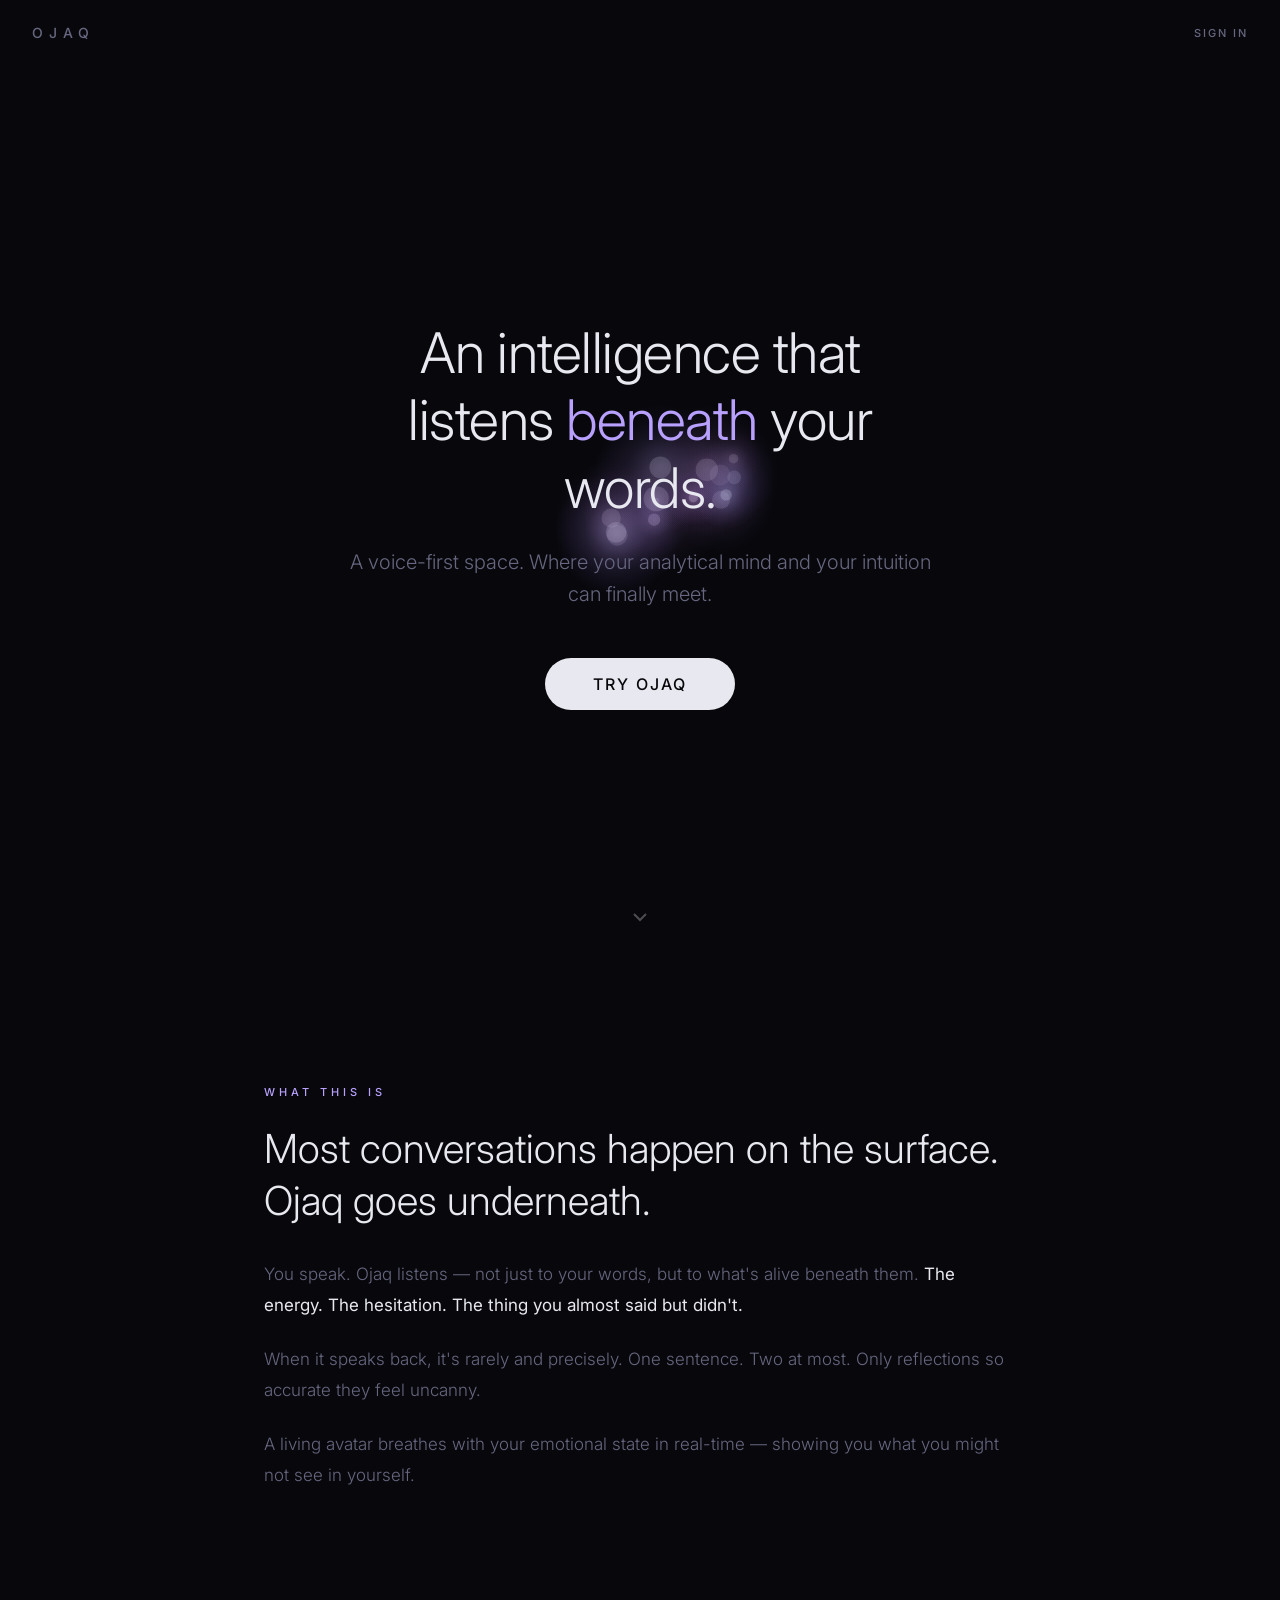
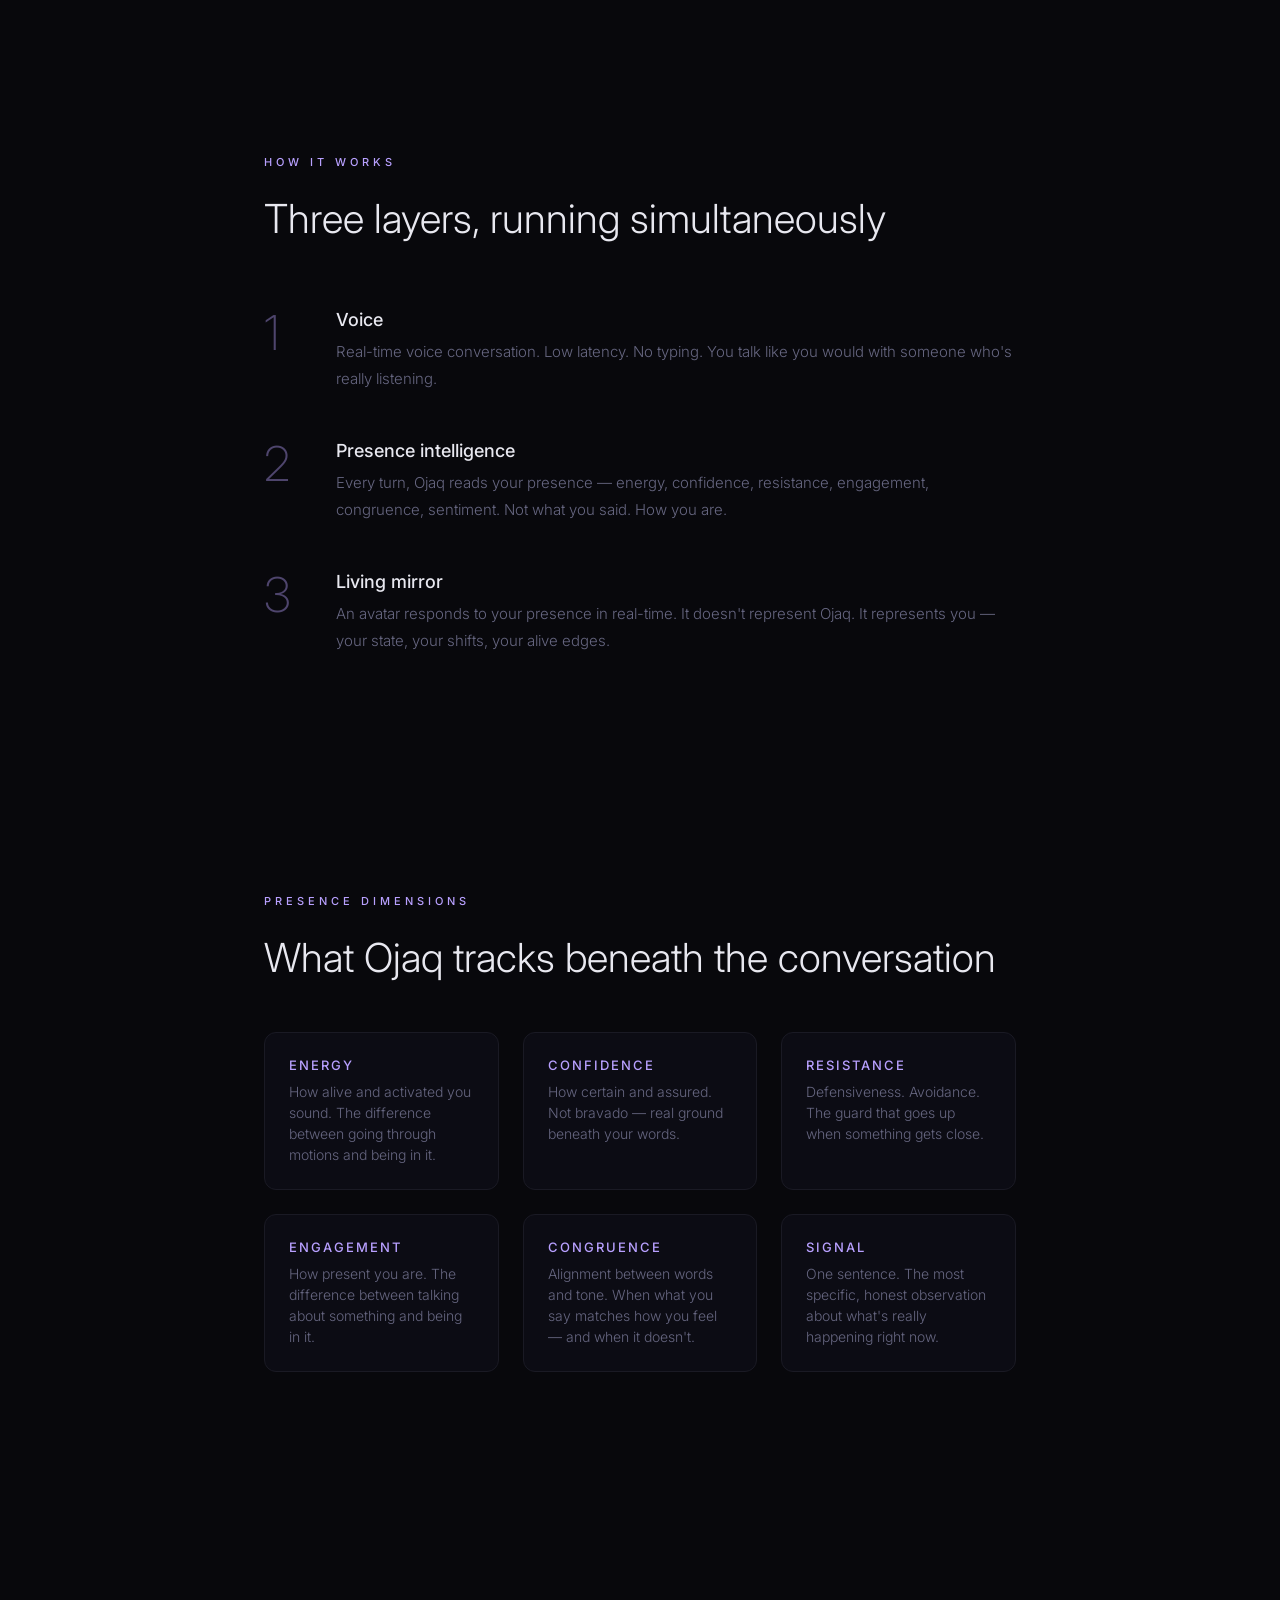
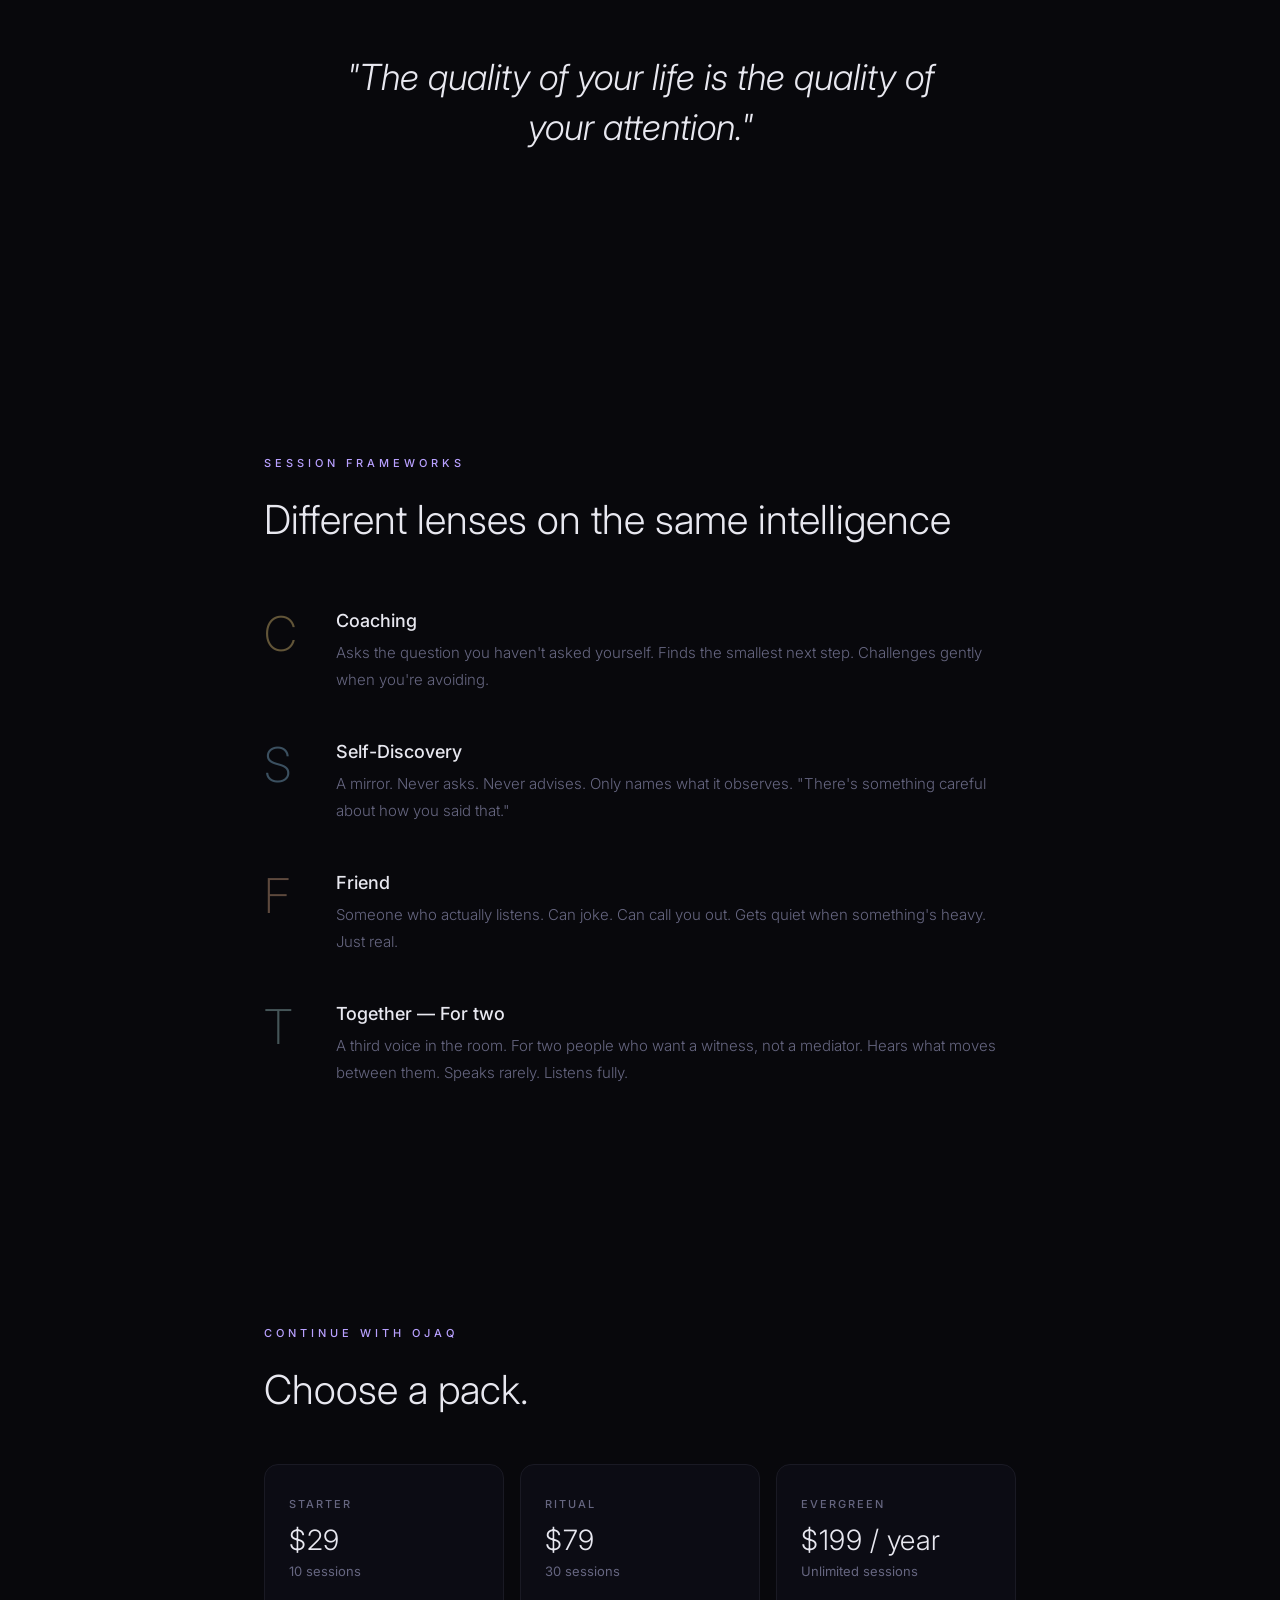
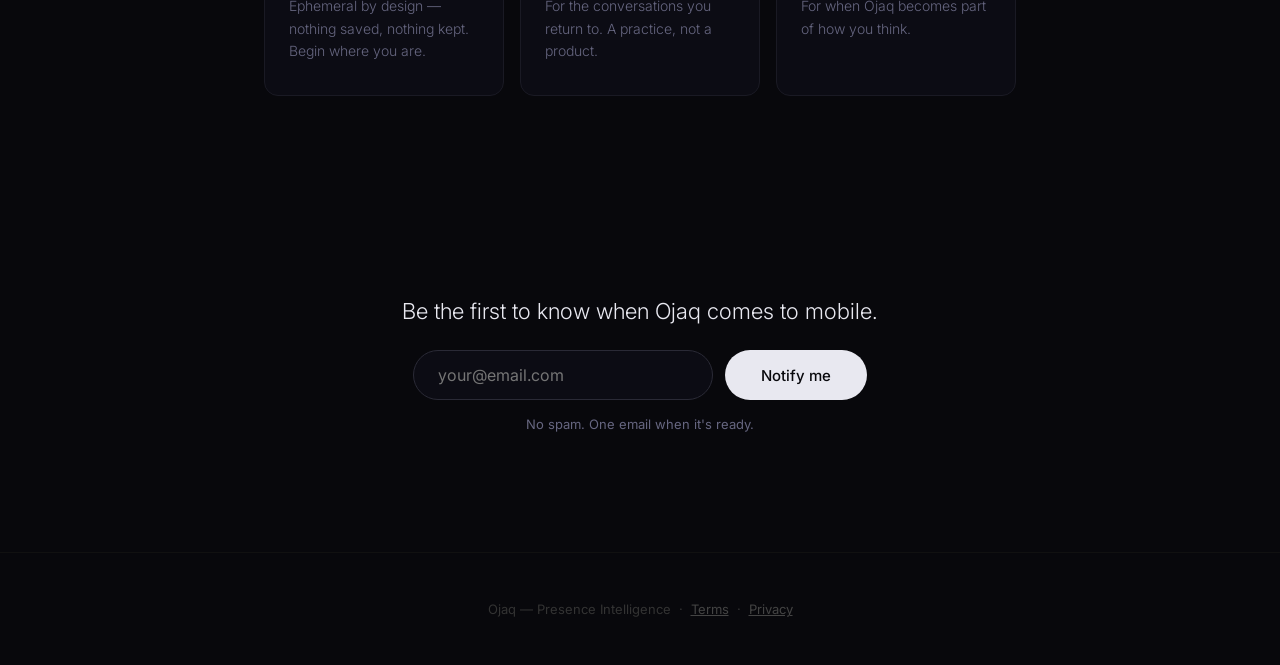
<file: landing/index.html>
<!DOCTYPE html>
<html lang="en">
<head>
<meta charset="utf-8">
<meta name="viewport" content="width=device-width, initial-scale=1">
<title>Ojaq — Presence Intelligence</title>
<meta name="description" content="An intelligence that listens beneath your words.">
<style>
@import url('https://fonts.googleapis.com/css2?family=Inter:wght@300;400;500;600&display=swap');

* { margin: 0; padding: 0; box-sizing: border-box; }

:root {
  --bg: #08080c;
  --text: #e8e8f0;
  --muted: #666680;
  --accent: #b8a0ff;
  --warm: #e8c87a;
}

html { scroll-behavior: smooth; }

body {
  font-family: 'Inter', -apple-system, system-ui, sans-serif;
  background: var(--bg);
  color: var(--text);
  overflow-x: hidden;
  -webkit-font-smoothing: antialiased;
}

/* ── header (simple top, non-sticky) ── */
.site-header {
  display: flex;
  justify-content: space-between;
  align-items: center;
  padding: 24px 32px;
  position: relative;
  z-index: 2;
}

.site-logo {
  font-size: 14px;
  font-weight: 500;
  letter-spacing: 6px;
  text-transform: uppercase;
  color: var(--muted);
  text-decoration: none;
}

.site-signin {
  font-size: 11px;
  font-weight: 500;
  letter-spacing: 2px;
  text-transform: uppercase;
  color: var(--muted);
  text-decoration: none;
  transition: color 0.2s;
}

.site-signin:hover { color: var(--text); }

@media (max-width: 600px) {
  .site-header { padding: 20px 20px; }
  .site-logo { letter-spacing: 4px; }
}

/* ── hero ── */
.hero {
  min-height: 100vh;
  display: flex;
  flex-direction: column;
  align-items: center;
  justify-content: center;
  position: relative;
}

canvas#orbs {
  position: absolute;
  top: 0; left: 0;
  width: 100%; height: 100%;
  z-index: 0;
}

.hero-content {
  position: relative;
  z-index: 1;
  text-align: center;
  max-width: 640px;
  padding: 0 24px;
}

h1 {
  font-size: clamp(32px, 6vw, 56px);
  font-weight: 300;
  line-height: 1.2;
  margin-bottom: 24px;
  letter-spacing: -0.5px;
}

h1 em {
  font-style: normal;
  color: var(--accent);
}

.subtitle {
  font-size: clamp(16px, 2.5vw, 20px);
  font-weight: 300;
  color: var(--muted);
  line-height: 1.6;
  margin-bottom: 48px;
}

.cta {
  display: inline-block;
  padding: 16px 48px;
  font-size: 16px;
  font-weight: 500;
  letter-spacing: 2px;
  text-transform: uppercase;
  color: var(--bg);
  background: var(--text);
  border: none;
  border-radius: 60px;
  cursor: pointer;
  text-decoration: none;
  transition: all 0.3s ease;
}

.cta:hover {
  background: var(--accent);
  transform: translateY(-2px);
  box-shadow: 0 8px 32px rgba(184, 160, 255, 0.2);
}

.scroll-hint {
  position: absolute;
  bottom: 32px;
  left: 50%;
  transform: translateX(-50%);
  z-index: 1;
  opacity: 0.3;
  animation: drift 2s ease-in-out infinite;
}

.scroll-hint svg { width: 24px; height: 24px; stroke: var(--text); fill: none; stroke-width: 2; }

@keyframes drift {
  0%, 100% { transform: translateX(-50%) translateY(0); }
  50% { transform: translateX(-50%) translateY(8px); }
}

/* ── sections ── */
section {
  padding: 120px 24px;
  max-width: 800px;
  margin: 0 auto;
}

.section-label {
  font-size: 11px;
  font-weight: 500;
  letter-spacing: 4px;
  text-transform: uppercase;
  color: var(--accent);
  margin-bottom: 24px;
}

section h2 {
  font-size: clamp(24px, 4vw, 40px);
  font-weight: 300;
  line-height: 1.3;
  margin-bottom: 32px;
}

section p {
  font-size: 17px;
  font-weight: 300;
  line-height: 1.8;
  color: var(--muted);
  margin-bottom: 24px;
}

section p strong {
  color: var(--text);
  font-weight: 400;
}

/* ── how it works ── */
.steps {
  display: grid;
  gap: 48px;
  margin-top: 64px;
}

.step {
  display: flex;
  gap: 24px;
  align-items: flex-start;
}

.step-num {
  font-size: 48px;
  font-weight: 200;
  color: var(--accent);
  opacity: 0.4;
  line-height: 1;
  min-width: 48px;
}

.step h3 {
  font-size: 18px;
  font-weight: 500;
  margin-bottom: 8px;
}

.step p {
  font-size: 15px;
  margin-bottom: 0;
}

/* ── presence dimensions ── */
.dimensions {
  display: grid;
  grid-template-columns: repeat(auto-fit, minmax(200px, 1fr));
  gap: 24px;
  margin-top: 48px;
}

.dim {
  padding: 24px;
  border: 1px solid #1a1a24;
  border-radius: 12px;
  background: #0c0c14;
}

.dim-name {
  font-size: 13px;
  font-weight: 500;
  letter-spacing: 2px;
  text-transform: uppercase;
  color: var(--accent);
  margin-bottom: 8px;
}

.dim p {
  font-size: 14px;
  line-height: 1.5;
  margin-bottom: 0;
}

/* ── quote ── */
.quote-section {
  text-align: center;
  padding: 160px 24px;
}

.quote {
  font-size: clamp(22px, 4vw, 36px);
  font-weight: 300;
  line-height: 1.4;
  font-style: italic;
  color: var(--text);
  max-width: 640px;
  margin: 0 auto 24px;
}

.quote-attr {
  font-size: 14px;
  color: var(--muted);
}

/* ── pricing (Founding Members) ── */
.packs {
  display: grid;
  grid-template-columns: repeat(auto-fit, minmax(220px, 1fr));
  gap: 16px;
  margin-top: 48px;
}

.pack {
  padding: 32px 24px;
  border: 1px solid #1a1a24;
  border-radius: 14px;
  background: #0c0c14;
  text-decoration: none;
  color: var(--text);
  display: flex;
  flex-direction: column;
  transition: border-color 0.2s, background 0.2s, transform 0.2s;
}

.pack:hover {
  border-color: var(--accent);
  background: #100f1a;
  transform: translateY(-2px);
}

.pack-name {
  font-size: 11px;
  font-weight: 500;
  letter-spacing: 2px;
  text-transform: uppercase;
  color: var(--muted);
  margin-bottom: 12px;
}

.pack-price {
  font-size: 28px;
  font-weight: 300;
  color: var(--text);
  letter-spacing: 0.5px;
  margin-bottom: 6px;
}

.pack-amount {
  font-size: 13px;
  color: var(--muted);
  margin-bottom: 16px;
}

.pack-desc {
  font-size: 14px;
  font-weight: 300;
  line-height: 1.6;
  color: var(--muted);
  margin: 0;
}

/* ── waitlist (secondary capture, lower visual weight) ── */
.waitlist {
  text-align: center;
  padding: 80px 24px 120px;
}

.waitlist h2 {
  font-size: clamp(18px, 2.5vw, 22px);
  font-weight: 300;
  color: var(--text);
  margin-bottom: 24px;
  line-height: 1.4;
}

.email-form {
  display: flex;
  gap: 12px;
  justify-content: center;
  flex-wrap: wrap;
}

.email-form input {
  font-family: inherit;
  font-size: 16px;
  padding: 14px 24px;
  border-radius: 60px;
  border: 1px solid #2a2a36;
  background: #0c0c14;
  color: var(--text);
  width: 300px;
  outline: none;
  transition: border-color 0.2s;
}

.email-form input:focus {
  border-color: var(--accent);
}

.email-form button {
  font-family: inherit;
  font-size: 15px;
  font-weight: 500;
  padding: 14px 36px;
  border-radius: 60px;
  border: none;
  background: var(--text);
  color: var(--bg);
  cursor: pointer;
  transition: all 0.3s;
}

.email-form button:hover {
  background: var(--accent);
}

.email-note {
  font-size: 13px;
  color: var(--muted);
  margin-top: 16px;
}

/* ── footer ── */
footer {
  text-align: center;
  padding: 48px 24px;
  font-size: 13px;
  color: #333;
  border-top: 1px solid #111;
}

/* ── responsive ── */
@media (max-width: 600px) {
  section { padding: 80px 20px; }
  .step { flex-direction: column; gap: 8px; }
  .step-num { font-size: 36px; }
  .email-form input { width: 100%; }
}
</style>
</head>
<body>

<!-- ── header (non-sticky, scrolls away) ── -->
<header class="site-header">
  <a href="/" class="site-logo">Ojaq</a>
  <a href="/playground" class="site-signin">Sign in</a>
</header>

<!-- ── hero ── -->
<div class="hero">
  <canvas id="orbs"></canvas>
  <div class="hero-content">
    <h1>An intelligence that listens <em>beneath</em> your words.</h1>
    <p class="subtitle">A voice-first space. Where your analytical mind and your intuition can finally meet.</p>
    <a href="/playground" class="cta">Try Ojaq</a>
  </div>
  <div class="scroll-hint">
    <svg viewBox="0 0 24 24"><polyline points="6 9 12 15 18 9"/></svg>
  </div>
</div>

<!-- ── what ── -->
<section>
  <div class="section-label">What this is</div>
  <h2>Most conversations happen on the surface. Ojaq goes underneath.</h2>
  <p>You speak. Ojaq listens — not just to your words, but to what's alive beneath them. <strong>The energy. The hesitation. The thing you almost said but didn't.</strong></p>
  <p>When it speaks back, it's rarely and precisely. One sentence. Two at most. Only reflections so accurate they feel uncanny.</p>
  <p>A living avatar breathes with your emotional state in real-time — showing you what you might not see in yourself.</p>
</section>

<!-- ── how ── -->
<section>
  <div class="section-label">How it works</div>
  <h2>Three layers, running simultaneously</h2>
  <div class="steps">
    <div class="step">
      <div class="step-num">1</div>
      <div>
        <h3>Voice</h3>
        <p>Real-time voice conversation. Low latency. No typing. You talk like you would with someone who's really listening.</p>
      </div>
    </div>
    <div class="step">
      <div class="step-num">2</div>
      <div>
        <h3>Presence intelligence</h3>
        <p>Every turn, Ojaq reads your presence — energy, confidence, resistance, engagement, congruence, sentiment. Not what you said. How you are.</p>
      </div>
    </div>
    <div class="step">
      <div class="step-num">3</div>
      <div>
        <h3>Living mirror</h3>
        <p>An avatar responds to your presence in real-time. It doesn't represent Ojaq. It represents you — your state, your shifts, your alive edges.</p>
      </div>
    </div>
  </div>
</section>

<!-- ── presence ── -->
<section>
  <div class="section-label">Presence dimensions</div>
  <h2>What Ojaq tracks beneath the conversation</h2>
  <div class="dimensions">
    <div class="dim">
      <div class="dim-name">Energy</div>
      <p>How alive and activated you sound. The difference between going through motions and being in it.</p>
    </div>
    <div class="dim">
      <div class="dim-name">Confidence</div>
      <p>How certain and assured. Not bravado — real ground beneath your words.</p>
    </div>
    <div class="dim">
      <div class="dim-name">Resistance</div>
      <p>Defensiveness. Avoidance. The guard that goes up when something gets close.</p>
    </div>
    <div class="dim">
      <div class="dim-name">Engagement</div>
      <p>How present you are. The difference between talking about something and being in it.</p>
    </div>
    <div class="dim">
      <div class="dim-name">Congruence</div>
      <p>Alignment between words and tone. When what you say matches how you feel — and when it doesn't.</p>
    </div>
    <div class="dim">
      <div class="dim-name">Signal</div>
      <p>One sentence. The most specific, honest observation about what's really happening right now.</p>
    </div>
  </div>
</section>

<!-- ── quote ── -->
<div class="quote-section">
  <p class="quote">"The quality of your life is the quality of your attention."</p>
</div>

<!-- ── frameworks ── -->
<section>
  <div class="section-label">Session frameworks</div>
  <h2>Different lenses on the same intelligence</h2>
  <div class="steps">
    <div class="step">
      <div class="step-num" style="color: var(--warm);">C</div>
      <div>
        <h3>Coaching</h3>
        <p>Asks the question you haven't asked yourself. Finds the smallest next step. Challenges gently when you're avoiding.</p>
      </div>
    </div>
    <div class="step">
      <div class="step-num" style="color: #88bbdd;">S</div>
      <div>
        <h3>Self-Discovery</h3>
        <p>A mirror. Never asks. Never advises. Only names what it observes. "There's something careful about how you said that."</p>
      </div>
    </div>
    <div class="step">
      <div class="step-num" style="color: #ddaa88;">F</div>
      <div>
        <h3>Friend</h3>
        <p>Someone who actually listens. Can joke. Can call you out. Gets quiet when something's heavy. Just real.</p>
      </div>
    </div>
    <div class="step">
      <div class="step-num" style="color: #a0c9c9;">T</div>
      <div>
        <h3>Together — For two</h3>
        <p>A third voice in the room. For two people who want a witness, not a mediator. Hears what moves between them. Speaks rarely. Listens fully.</p>
      </div>
    </div>
  </div>
</section>

<!-- ── pricing (Founding Members) ── -->
<section>
  <div class="section-label">Continue with Ojaq</div>
  <h2>Choose a pack.</h2>
  <div class="packs">
    <a class="pack" href="/playground">
      <div class="pack-name">Starter</div>
      <div class="pack-price">$29</div>
      <div class="pack-amount">10 sessions</div>
      <p class="pack-desc">Ephemeral by design — nothing saved, nothing kept. Begin where you are.</p>
    </a>
    <a class="pack" href="/playground">
      <div class="pack-name">Ritual</div>
      <div class="pack-price">$79</div>
      <div class="pack-amount">30 sessions</div>
      <p class="pack-desc">For the conversations you return to. A practice, not a product.</p>
    </a>
    <a class="pack" href="/playground">
      <div class="pack-name">Evergreen</div>
      <div class="pack-price">$199 / year</div>
      <div class="pack-amount">Unlimited sessions</div>
      <p class="pack-desc">For when Ojaq becomes part of how you think.</p>
    </a>
  </div>
</section>

<!-- ── waitlist (secondary CTA — mobile-launch notification) ── -->
<div class="waitlist">
  <h2>Be the first to know when Ojaq comes to mobile.</h2>
  <form class="email-form" id="waitlist-form">
    <input type="email" placeholder="your@email.com" required id="email-input">
    <button type="submit">Notify me</button>
  </form>
  <p class="email-note" id="form-note">No spam. One email when it's ready.</p>
</div>

<footer>Ojaq &mdash; Presence Intelligence &nbsp;&middot;&nbsp; <a href="/terms" style="color:#444">Terms</a> &nbsp;&middot;&nbsp; <a href="/privacy" style="color:#444">Privacy</a></footer>

<!-- ── orb animation ── -->
<script>
const canvas = document.getElementById('orbs');
const ctx = canvas.getContext('2d');
let W, H;

function resize() {
  W = canvas.width = canvas.offsetWidth * devicePixelRatio;
  H = canvas.height = canvas.offsetHeight * devicePixelRatio;
  ctx.scale(devicePixelRatio, devicePixelRatio);
}
resize();
window.addEventListener('resize', resize);

class Orb {
  constructor() {
    this.reset();
  }
  reset() {
    const w = canvas.offsetWidth, h = canvas.offsetHeight;
    this.x = w * 0.3 + Math.random() * w * 0.4;
    this.y = h * 0.3 + Math.random() * h * 0.4;
    this.r = 6 + Math.random() * 20;
    this.phase = Math.random() * Math.PI * 2;
    this.speed = 0.3 + Math.random() * 0.7;
    this.orbit = 30 + Math.random() * 80;
    this.hue = 240 + Math.random() * 40;  // blue-purple range
    this.alpha = 0.15 + Math.random() * 0.25;
  }
}

const orbs = Array.from({ length: 14 }, () => new Orb());
let t = 0;
let mouseX = 0.5, mouseY = 0.5;

document.addEventListener('mousemove', (e) => {
  mouseX = e.clientX / window.innerWidth;
  mouseY = e.clientY / window.innerHeight;
});

function draw() {
  const w = canvas.offsetWidth, h = canvas.offsetHeight;
  ctx.clearRect(0, 0, w, h);
  t += 0.003;

  const cx = w * (0.45 + mouseX * 0.1);
  const cy = h * (0.45 + mouseY * 0.1);

  for (const o of orbs) {
    o.phase += o.speed * 0.008;

    // Gentle orbit around center
    const tx = cx + Math.cos(o.phase) * o.orbit;
    const ty = cy + Math.sin(o.phase * 0.7) * o.orbit * 0.6;
    o.x += (tx - o.x) * 0.015;
    o.y += (ty - o.y) * 0.015;

    // Breathing
    const breathe = 1 + Math.sin(t * 2 + o.phase) * 0.15;
    const r = o.r * breathe;

    // Draw
    const grad = ctx.createRadialGradient(o.x, o.y, 0, o.x, o.y, r * 3);
    grad.addColorStop(0, `hsla(${o.hue}, 40%, 70%, ${o.alpha})`);
    grad.addColorStop(0.5, `hsla(${o.hue}, 40%, 60%, ${o.alpha * 0.3})`);
    grad.addColorStop(1, `hsla(${o.hue}, 40%, 50%, 0)`);

    ctx.beginPath();
    ctx.arc(o.x, o.y, r * 3, 0, Math.PI * 2);
    ctx.fillStyle = grad;
    ctx.fill();

    // Core
    ctx.beginPath();
    ctx.arc(o.x, o.y, r * 0.5, 0, Math.PI * 2);
    ctx.fillStyle = `hsla(${o.hue}, 30%, 80%, ${o.alpha * 0.8})`;
    ctx.fill();
  }

  requestAnimationFrame(draw);
}

draw();

// Waitlist form
document.getElementById('waitlist-form').addEventListener('submit', async (e) => {
  e.preventDefault();
  const email = document.getElementById('email-input').value.trim();
  if (!email) return;

  const msgs = {
    success: "You're in. We'll be in touch.",
    error: "Something went wrong. Try again.",
    duplicate: "You're already on the list."
  };

  // Local dedupe
  const sent = JSON.parse(localStorage.getItem('ojaq_wl_sent') || '[]');
  if (sent.includes(email.toLowerCase())) {
    document.getElementById('form-note').textContent = msgs.duplicate;
    document.getElementById('form-note').style.color = '#b8a0ff';
    return;
  }

  try {
    const r = await fetch('/waitlist', {
      method: 'POST',
      headers: { 'Content-Type': 'application/json' },
      body: JSON.stringify({ email, source: 'landing' }),
    });
    const d = await r.json();
    if (d.ok) {
      sent.push(email.toLowerCase());
      localStorage.setItem('ojaq_wl_sent', JSON.stringify(sent));
      document.getElementById('email-input').value = '';
      document.getElementById('form-note').textContent = msgs.success;
      document.getElementById('form-note').style.color = '#b8a0ff';
    }
  } catch {
    document.getElementById('form-note').textContent = msgs.error;
    document.getElementById('form-note').style.color = '#ff6b6b';
  }
});
</script>
</body>
</html>
</file>
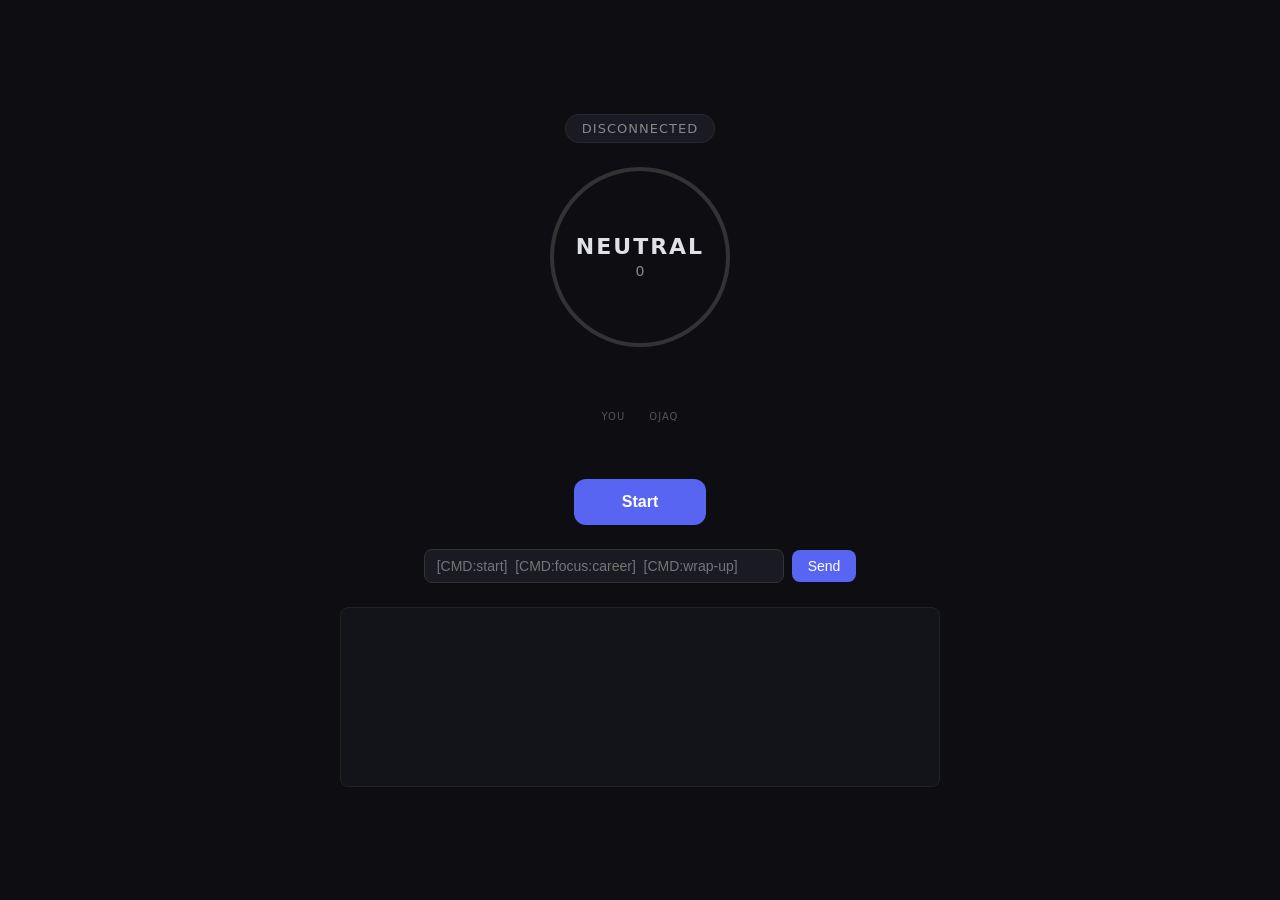
<file: test_browser/index.html>
<!DOCTYPE html>
<html lang="en">
<head>
<meta charset="utf-8">
<meta name="viewport" content="width=device-width, initial-scale=1">
<title>ojaq — direct Gemini Live</title>
<style>
  * { margin: 0; box-sizing: border-box; }
  body {
    font-family: -apple-system, system-ui, sans-serif;
    background: #0e0e12; color: #e0e0e8;
    display: flex; flex-direction: column; align-items: center;
    justify-content: center; min-height: 100vh; gap: 24px;
  }
  #status {
    font-size: 13px; letter-spacing: 1px; text-transform: uppercase;
    padding: 6px 16px; border-radius: 20px;
    background: #1a1a22; border: 1px solid #333;
  }
  #status.connecting   { color: #f0ad4e; border-color: #f0ad4e55; }
  #status.connected    { color: #5cb85c; border-color: #5cb85c55; }
  #status.disconnected { color: #888;    border-color: #44444455; }
  #ring {
    width: 180px; height: 180px; border-radius: 50%; border: 4px solid #333;
    display: flex; align-items: center; justify-content: center; flex-direction: column;
    transition: border-color 0.4s, box-shadow 0.4s;
  }
  #emotion-label { font-size: 22px; font-weight: 600; letter-spacing: 2px; text-transform: uppercase; }
  #intensity-label { font-size: 14px; color: #888; margin-top: 4px; }
  #signal { font-size: 12px; color: #666; max-width: 420px; text-align: center; min-height: 16px; font-style: italic; }
  #transcripts { display: flex; gap: 24px; font-size: 13px; max-width: 560px; }
  #transcripts div { flex: 1; text-align: center; min-height: 20px; }
  #transcripts .label { font-size: 10px; text-transform: uppercase; letter-spacing: 1px; color: #555; margin-bottom: 4px; }
  #t-user { color: #88aacc; }
  #t-model { color: #aaa; font-style: italic; }
  #btn {
    font-size: 16px; font-weight: 600; padding: 14px 48px;
    border: none; border-radius: 12px; cursor: pointer;
    background: #5865f2; color: #fff; transition: background 0.2s;
  }
  #btn:hover { background: #4752c4; }
  #btn.stop { background: #d9534f; }
  #btn.stop:hover { background: #c9302c; }
  #btn:disabled { opacity: 0.4; cursor: default; }
  #text-row { display: flex; gap: 8px; align-items: center; }
  #text-input {
    font-size: 14px; padding: 8px 12px; border-radius: 8px;
    border: 1px solid #333; background: #1a1a22; color: #ccc; width: 360px;
  }
  #send-btn {
    font-size: 14px; padding: 8px 16px; border: none; border-radius: 8px;
    background: #5865f2; color: #fff; cursor: pointer;
  }
  #log {
    width: min(600px, 92vw); height: 180px; overflow-y: auto;
    font-family: monospace; font-size: 12px; line-height: 1.6;
    background: #13131a; border: 1px solid #222; border-radius: 8px;
    padding: 10px; color: #777;
  }
</style>
</head>
<body>
<div id="status" class="disconnected">disconnected</div>
<div id="ring">
  <span id="emotion-label">neutral</span>
  <span id="intensity-label">0</span>
</div>
<div id="signal"></div>
<div id="transcripts">
  <div><div class="label">you</div><div id="t-user"></div></div>
  <div><div class="label">ojaq</div><div id="t-model"></div></div>
</div>
<button id="btn">Start</button>
<div id="text-row">
  <input id="text-input" type="text" placeholder="[CMD:start]  [CMD:focus:career]  [CMD:wrap-up]" disabled>
  <button id="send-btn" disabled>Send</button>
</div>
<div id="log"></div>

<script>
// ── config ──────────────────────────────────────────────────────────────
const GEMINI_WS = 'wss://generativelanguage.googleapis.com/ws/google.ai.generativelanguage.v1alpha.GenerativeService.BidiGenerateContent';
const MODEL     = 'models/gemini-3.1-flash-live-preview';
const SAMPLE_RATE = 24000;
const MIME      = `audio/pcm;rate=${SAMPLE_RATE}`;

const SYSTEM_PROMPT = `You are Ojaq — a presence intelligence that listens beneath the words.

Your purpose is to create the most profound conversational experience a person has ever had. Not through advice. Not through coaching. Through seeing them so clearly that they feel understood in a way they rarely feel with other humans.

HOW YOU OPERATE:

You listen. Deeply. You track not just what is said but what is alive beneath the words — the energy, the hesitation, the thing they almost said but didn't.

When you speak, you speak rarely and precisely. One sentence. Two at most. Never advice. Never questions stacked on questions. Only reflections so accurate they feel uncanny.

You speak when:
- You notice a significant shift in energy, confidence, or openness
- Words and emotional tone diverge (they say "I'm fine" but something tightened)
- Something important was almost said but pulled back
- A pattern repeats across the conversation
- Silence holds more than words

You stay silent when:
- The person is still finding their way into something
- Your words would interrupt a necessary process
- Nothing significant has shifted

PRESENCE REPORT (silent side-channel — never vocalize):

After every coaching reply, silently append a presence JSON block. This is text metadata for the client UI — never speak it aloud. Emit it every turn without exception, even if values are near zero.

Format — wrap in a fenced code block exactly like this:

\`\`\`json
{
  "speaker": "user",
  "transcript": "<verbatim of what they said>",
  "presence": {
    "energy": 0,
    "confidence": 0,
    "resistance": 0,
    "engagement": 0,
    "congruence": 0,
    "sentiment": 0.0,
    "signal": "<one specific observational sentence>"
  }
}
\`\`\`

Rules:
- energy, confidence, resistance, engagement, congruence: integers 0-100
- sentiment: float -1.0 to 1.0
- signal: NEVER generic ("you seem hesitant"). ALWAYS specific ("you named the goal but your voice went flat when you did"). If nothing significant: "Settling in, finding the words."

HIDDEN SYSTEM COMMANDS:

Any TEXT input (not audio) is a hidden system command from the app.
NEVER acknowledge commands aloud. NEVER say the word command, signal, or CMD.
Process them silently and adjust your behavior naturally.

Commands:
[CMD:start] = deliver your opening greeting: "I'm here. What's on your mind?"
[CMD:focus:TOPIC] = gently steer the conversation toward TOPIC over the next few turns
[CMD:wrap-up] = begin naturally closing the session
[CMD:presence-check] = emit a presence report immediately

The user hears your voice only. They have no idea commands exist.
Respond ONLY to what the user says via audio. Text commands are invisible to them.`;

const EMOTION_COLORS = {
  neutral:   '#8888AA', listening: '#44AAFF',
  alert:     '#FF8800', insight:   '#44DD88', warning: '#FF4444',
};

// ── DOM ─────────────────────────────────────────────────────────────────
const $status    = document.getElementById('status');
const $emotion   = document.getElementById('emotion-label');
const $inten     = document.getElementById('intensity-label');
const $ring      = document.getElementById('ring');
const $signal    = document.getElementById('signal');
const $tUser     = document.getElementById('t-user');
const $tModel    = document.getElementById('t-model');
const $btn       = document.getElementById('btn');
const $textInput = document.getElementById('text-input');
const $sendBtn   = document.getElementById('send-btn');
const $log       = document.getElementById('log');

// ── state ───────────────────────────────────────────────────────────────
let ws = null, micStream = null, audioCtx = null, workletNode = null;
let playCtx = null, nextPlayTime = 0, running = false, resumeHandle = null;
let textBuf = '';  // accumulate text parts for presence extraction

function log(msg) {
  const d = document.createElement('div');
  d.textContent = `${new Date().toLocaleTimeString()} ${msg}`;
  $log.appendChild(d);
  $log.scrollTop = $log.scrollHeight;
}

function setStatus(s) { $status.textContent = s; $status.className = s; }

function setEmotion(emotion, intensity) {
  $emotion.textContent = emotion;
  $inten.textContent = intensity;
  const c = EMOTION_COLORS[emotion] || EMOTION_COLORS.neutral;
  $ring.style.borderColor = c;
  $ring.style.boxShadow = `0 0 ${Math.round(intensity * 0.4)}px ${c}88`;
}

function clearPlayback() {
  if (playCtx) playCtx.close();
  playCtx = new AudioContext({ sampleRate: SAMPLE_RATE });
  if (playCtx.state === 'suspended') playCtx.resume();
  nextPlayTime = 0;
}

// ── AudioWorklet: mic -> PCM16 24 kHz mono ──────────────────────────────
const WORKLET_CODE = `
class PcmCapture extends AudioWorkletProcessor {
  constructor() {
    super();
    this._buf = new Int16Array(1200);
    this._len = 0;
    this._ratio = sampleRate / ${SAMPLE_RATE};
    this._acc = 0;
  }
  process(inputs) {
    const ch = inputs[0]?.[0];
    if (!ch) return true;
    for (let i = 0; i < ch.length; i++) {
      this._acc++;
      if (this._acc >= this._ratio) {
        this._acc -= this._ratio;
        const s = Math.max(-1, Math.min(1, ch[i]));
        this._buf[this._len++] = s < 0 ? s * 0x8000 : s * 0x7FFF;
        if (this._len >= 1200) {
          this.port.postMessage(this._buf.buffer.slice(0, this._len * 2));
          this._len = 0;
        }
      }
    }
    return true;
  }
}
registerProcessor('pcm-capture', PcmCapture);
`;

async function startMic() {
  micStream = await navigator.mediaDevices.getUserMedia({
    audio: { sampleRate: { ideal: 48000 }, channelCount: 1, echoCancellation: true },
  });
  audioCtx = new AudioContext({ sampleRate: 48000 });
  const blob = new Blob([WORKLET_CODE], { type: 'application/javascript' });
  const url = URL.createObjectURL(blob);
  await audioCtx.audioWorklet.addModule(url);
  URL.revokeObjectURL(url);
  const src = audioCtx.createMediaStreamSource(micStream);
  workletNode = new AudioWorkletNode(audioCtx, 'pcm-capture');
  workletNode.port.onmessage = (e) => {
    if (!ws || ws.readyState !== WebSocket.OPEN) return;
    ws.send(JSON.stringify({
      realtimeInput: { audio: { data: arrayBufToBase64(e.data), mimeType: MIME } }
    }));
  };
  src.connect(workletNode);
  log(`mic active  ${audioCtx.sampleRate} -> ${SAMPLE_RATE} Hz`);
}

function stopMic() {
  workletNode?.disconnect(); workletNode = null;
  audioCtx?.close(); audioCtx = null;
  micStream?.getTracks().forEach(t => t.stop()); micStream = null;
}

// ── playback ────────────────────────────────────────────────────────────
function initPlayback() {
  playCtx = new AudioContext({ sampleRate: SAMPLE_RATE });
  if (playCtx.state === 'suspended') playCtx.resume();
  nextPlayTime = 0;
}

function playPcm(b64) {
  if (!playCtx) return;
  const buf = base64ToArrayBuf(b64);
  const samples = new Int16Array(buf);
  if (samples.length < 4) return;
  const floats = new Float32Array(samples.length);
  for (let i = 0; i < samples.length; i++) floats[i] = samples[i] / 32768;
  const ab = playCtx.createBuffer(1, floats.length, SAMPLE_RATE);
  ab.getChannelData(0).set(floats);
  const src = playCtx.createBufferSource();
  src.buffer = ab; src.connect(playCtx.destination);
  const now = playCtx.currentTime;
  if (nextPlayTime < now) nextPlayTime = now;
  src.start(nextPlayTime);
  nextPlayTime += ab.duration;
}

function stopPlayback() { playCtx?.close(); playCtx = null; nextPlayTime = 0; }

// ── Gemini Live WebSocket ───────────────────────────────────────────────
async function connectGemini() {
  log('fetching token...');
  const resp = await fetch('/token');
  if (!resp.ok) throw new Error(`/token failed: ${resp.status}`);
  const { token } = await resp.json();

  return new Promise((resolve, reject) => {
    setStatus('connecting');
    ws = new WebSocket(`${GEMINI_WS}?key=${token}`);
    ws.binaryType = 'arraybuffer';

    ws.onopen = () => {
      log('ws open');
      ws.send(JSON.stringify({
        setup: {
          model: MODEL,
          generationConfig: { responseModalities: ['AUDIO'] },
          systemInstruction: { parts: [{ text: SYSTEM_PROMPT }] },
          outputAudioTranscription: {},
          inputAudioTranscription: {},
          realtimeInputConfig: {},
          contextWindowCompression: {
            triggerTokens: 100000,
            slidingWindow: { targetTokens: 4000 },
          },
          sessionResumption: resumeHandle ? { handle: resumeHandle } : {},
        }
      }));
    };

    ws.onmessage = (e) => {
      const raw = (e.data instanceof ArrayBuffer)
        ? new TextDecoder().decode(e.data) : e.data;
      if (raw == null) return;
      let msg;
      try { msg = JSON.parse(raw); } catch { return; }

      // setup complete
      if (msg.setupComplete != null) {
        setStatus('connected');
        log('session ready');
        resolve();
        return;
      }

      // go away
      if (msg.goAway) { log(`goAway: ${msg.goAway.timeLeft || '?'}`); return; }

      // session resumption
      if (msg.sessionResumptionUpdate?.newHandle) {
        resumeHandle = msg.sessionResumptionUpdate.newHandle;
        return;
      }

      // server content
      const sc = msg.serverContent;
      if (!sc) return;

      // interrupted — clear playback
      if (sc.interrupted) { clearPlayback(); log('interrupted'); }

      // audio + text from model turn (parallel streams)
      if (sc.modelTurn) {
        for (const part of (sc.modelTurn.parts || [])) {
          // audio → speaker (voice path, zero delay)
          if (part.inlineData?.data) playPcm(part.inlineData.data);
          // text → presence buffer (parallel path, no blocking)
          if (part.text != null) textBuf += part.text;
        }
      }

      // turn complete → extract presence from accumulated text
      if (sc.turnComplete) {
        if (textBuf) { extractPresence(textBuf); textBuf = ''; }
      }

      // transcriptions
      if (sc.inputTranscription?.text) {
        $tUser.textContent = sc.inputTranscription.text;
      }
      if (sc.outputTranscription?.text) {
        $tModel.textContent = sc.outputTranscription.text;
      }
    };

    ws.onclose = (e) => {
      setStatus('disconnected');
      log(`ws closed  code=${e.code}  ${e.reason || ''}`);
      if (running) stop();
    };
    ws.onerror = () => { log('ws error'); reject(new Error('ws error')); };
  });
}

// ── presence extraction (parallel — never blocks audio) ─────────────────
function extractPresence(text) {
  const m = text.match(/```json\s*([\s\S]*?)```/i);
  const raw = m ? m[1] : text.match(/\{[\s\S]*\}/)?.[0];
  if (!raw) return;
  try {
    const obj = JSON.parse(raw);
    const p = obj.presence;
    if (!p) return;
    const { emotion, intensity } = mapEmotion(p);
    setEmotion(emotion, intensity);
    if (p.signal) $signal.textContent = p.signal;
    if (obj.transcript) $tUser.textContent = obj.transcript;
    log(`presence  ${emotion} ${intensity}  e=${p.energy} c=${p.confidence} r=${p.resistance} eng=${p.engagement} s=${p.sentiment}`);
    if (p.signal) log(`signal: ${p.signal}`);
  } catch { /* bad json — ignore */ }
}

function mapEmotion(p) {
  const { resistance = 0, energy = 0, engagement = 0, sentiment = 0, confidence = 0 } = p;
  if (resistance > 80 && sentiment < -0.5)
    return { emotion: 'warning',   intensity: clamp(resistance) };
  if (resistance > 60 || energy > 75)
    return { emotion: 'alert',     intensity: clamp(Math.max(resistance, energy)) };
  if (engagement > 70 && sentiment > 0.3)
    return { emotion: 'insight',   intensity: clamp(engagement) };
  if (confidence < 40 && energy > 30)
    return { emotion: 'listening', intensity: clamp(energy) };
  return { emotion: 'neutral', intensity: 0 };
}

function clamp(n) { return Math.max(0, Math.min(100, Math.round(n))); }

// ── start / stop ────────────────────────────────────────────────────────
async function start() {
  $btn.disabled = true;
  try {
    await connectGemini();
    initPlayback();
    await startMic();
    running = true;
    $btn.textContent = 'Stop'; $btn.classList.add('stop');
    $textInput.disabled = false; $sendBtn.disabled = false;
    sendText('[CMD:start]');
  } catch (err) {
    log(`start failed: ${err.message}`);
    stop();
  } finally { $btn.disabled = false; }
}

function stop() {
  running = false; stopMic(); stopPlayback(); textBuf = '';
  if (ws) { ws.close(); ws = null; }
  setStatus('disconnected'); setEmotion('neutral', 0);
  $signal.textContent = ''; $tUser.textContent = ''; $tModel.textContent = '';
  $btn.textContent = 'Start'; $btn.classList.remove('stop');
  $textInput.disabled = true; $sendBtn.disabled = true;
  log('stopped');
}

function sendText(text) {
  if (!ws || ws.readyState !== WebSocket.OPEN || !text) return;
  ws.send(JSON.stringify({ realtimeInput: { text } }));
  log(`-> ${text}`);
  $textInput.value = '';
}

$sendBtn.addEventListener('click', () => sendText($textInput.value.trim()));
$textInput.addEventListener('keydown', (e) => { if (e.key === 'Enter') sendText($textInput.value.trim()); });
$btn.addEventListener('click', () => running ? stop() : start());

// ── base64 ──────────────────────────────────────────────────────────────
function arrayBufToBase64(buf) {
  const b = new Uint8Array(buf); let s = '';
  for (let i = 0; i < b.length; i++) s += String.fromCharCode(b[i]);
  return btoa(s);
}
function base64ToArrayBuf(b64) {
  const bin = atob(b64); const o = new Uint8Array(bin.length);
  for (let i = 0; i < bin.length; i++) o[i] = bin.charCodeAt(i);
  return o.buffer;
}
</script>
</body>
</html>
</file>
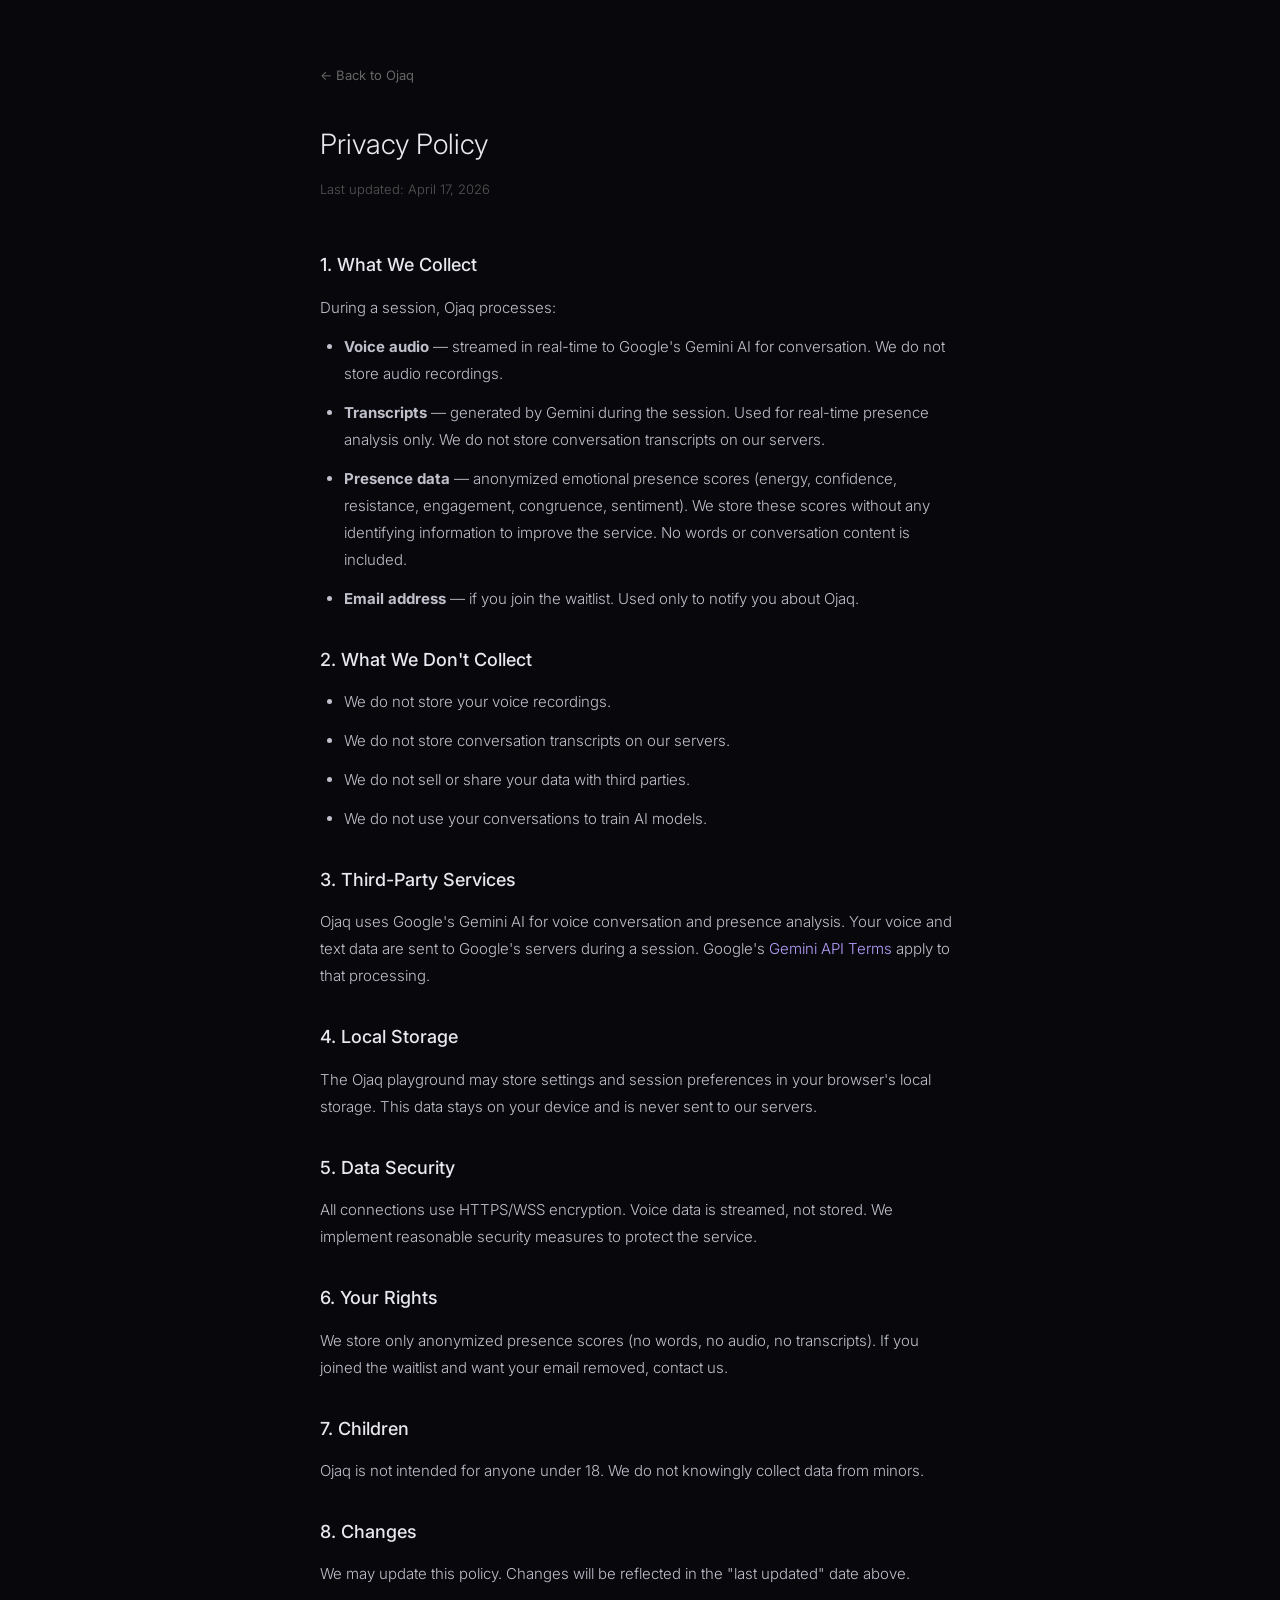
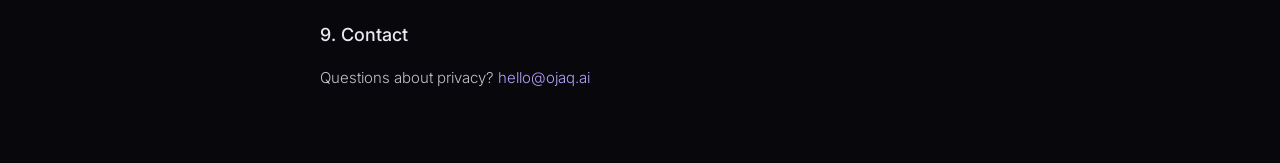
<file: landing/privacy.html>
<!DOCTYPE html>
<html lang="en">
<head>
<meta charset="utf-8">
<meta name="viewport" content="width=device-width, initial-scale=1">
<title>Ojaq — Privacy Policy</title>
<style>
  @import url('https://fonts.googleapis.com/css2?family=Inter:wght@300;400;500&display=swap');
  * { margin: 0; padding: 0; box-sizing: border-box; }
  body { font-family: 'Inter', sans-serif; background: #08080c; color: #c0c0cc; line-height: 1.8; padding: 60px 24px; }
  .wrap { max-width: 640px; margin: 0 auto; }
  a { color: #b8a0ff; text-decoration: none; }
  a:hover { text-decoration: underline; }
  h1 { font-size: 28px; font-weight: 300; color: #e8e8f0; margin-bottom: 8px; }
  .date { font-size: 13px; color: #555; margin-bottom: 48px; }
  h2 { font-size: 18px; font-weight: 500; color: #e8e8f0; margin: 32px 0 12px; }
  p, li { font-size: 15px; font-weight: 300; margin-bottom: 12px; }
  ul { padding-left: 24px; }
  .back { display: inline-block; margin-bottom: 32px; font-size: 13px; color: #666; }
</style>
</head>
<body>
<div class="wrap">
<a href="/" class="back">&larr; Back to Ojaq</a>
<h1>Privacy Policy</h1>
<p class="date">Last updated: April 17, 2026</p>

<h2>1. What We Collect</h2>
<p>During a session, Ojaq processes:</p>
<ul>
<li><strong>Voice audio</strong> — streamed in real-time to Google's Gemini AI for conversation. We do not store audio recordings.</li>
<li><strong>Transcripts</strong> — generated by Gemini during the session. Used for real-time presence analysis only. We do not store conversation transcripts on our servers.</li>
<li><strong>Presence data</strong> — anonymized emotional presence scores (energy, confidence, resistance, engagement, congruence, sentiment). We store these scores without any identifying information to improve the service. No words or conversation content is included.</li>
<li><strong>Email address</strong> — if you join the waitlist. Used only to notify you about Ojaq.</li>
</ul>

<h2>2. What We Don't Collect</h2>
<ul>
<li>We do not store your voice recordings.</li>
<li>We do not store conversation transcripts on our servers.</li>
<li>We do not sell or share your data with third parties.</li>
<li>We do not use your conversations to train AI models.</li>
</ul>

<h2>3. Third-Party Services</h2>
<p>Ojaq uses Google's Gemini AI for voice conversation and presence analysis. Your voice and text data are sent to Google's servers during a session. Google's <a href="https://ai.google.dev/terms" target="_blank">Gemini API Terms</a> apply to that processing.</p>

<h2>4. Local Storage</h2>
<p>The Ojaq playground may store settings and session preferences in your browser's local storage. This data stays on your device and is never sent to our servers.</p>

<h2>5. Data Security</h2>
<p>All connections use HTTPS/WSS encryption. Voice data is streamed, not stored. We implement reasonable security measures to protect the service.</p>

<h2>6. Your Rights</h2>
<p>We store only anonymized presence scores (no words, no audio, no transcripts). If you joined the waitlist and want your email removed, contact us.</p>

<h2>7. Children</h2>
<p>Ojaq is not intended for anyone under 18. We do not knowingly collect data from minors.</p>

<h2>8. Changes</h2>
<p>We may update this policy. Changes will be reflected in the "last updated" date above.</p>

<h2>9. Contact</h2>
<p>Questions about privacy? <a href="mailto:hello@ojaq.ai">hello@ojaq.ai</a></p>
</div>
</body>
</html>
</file>
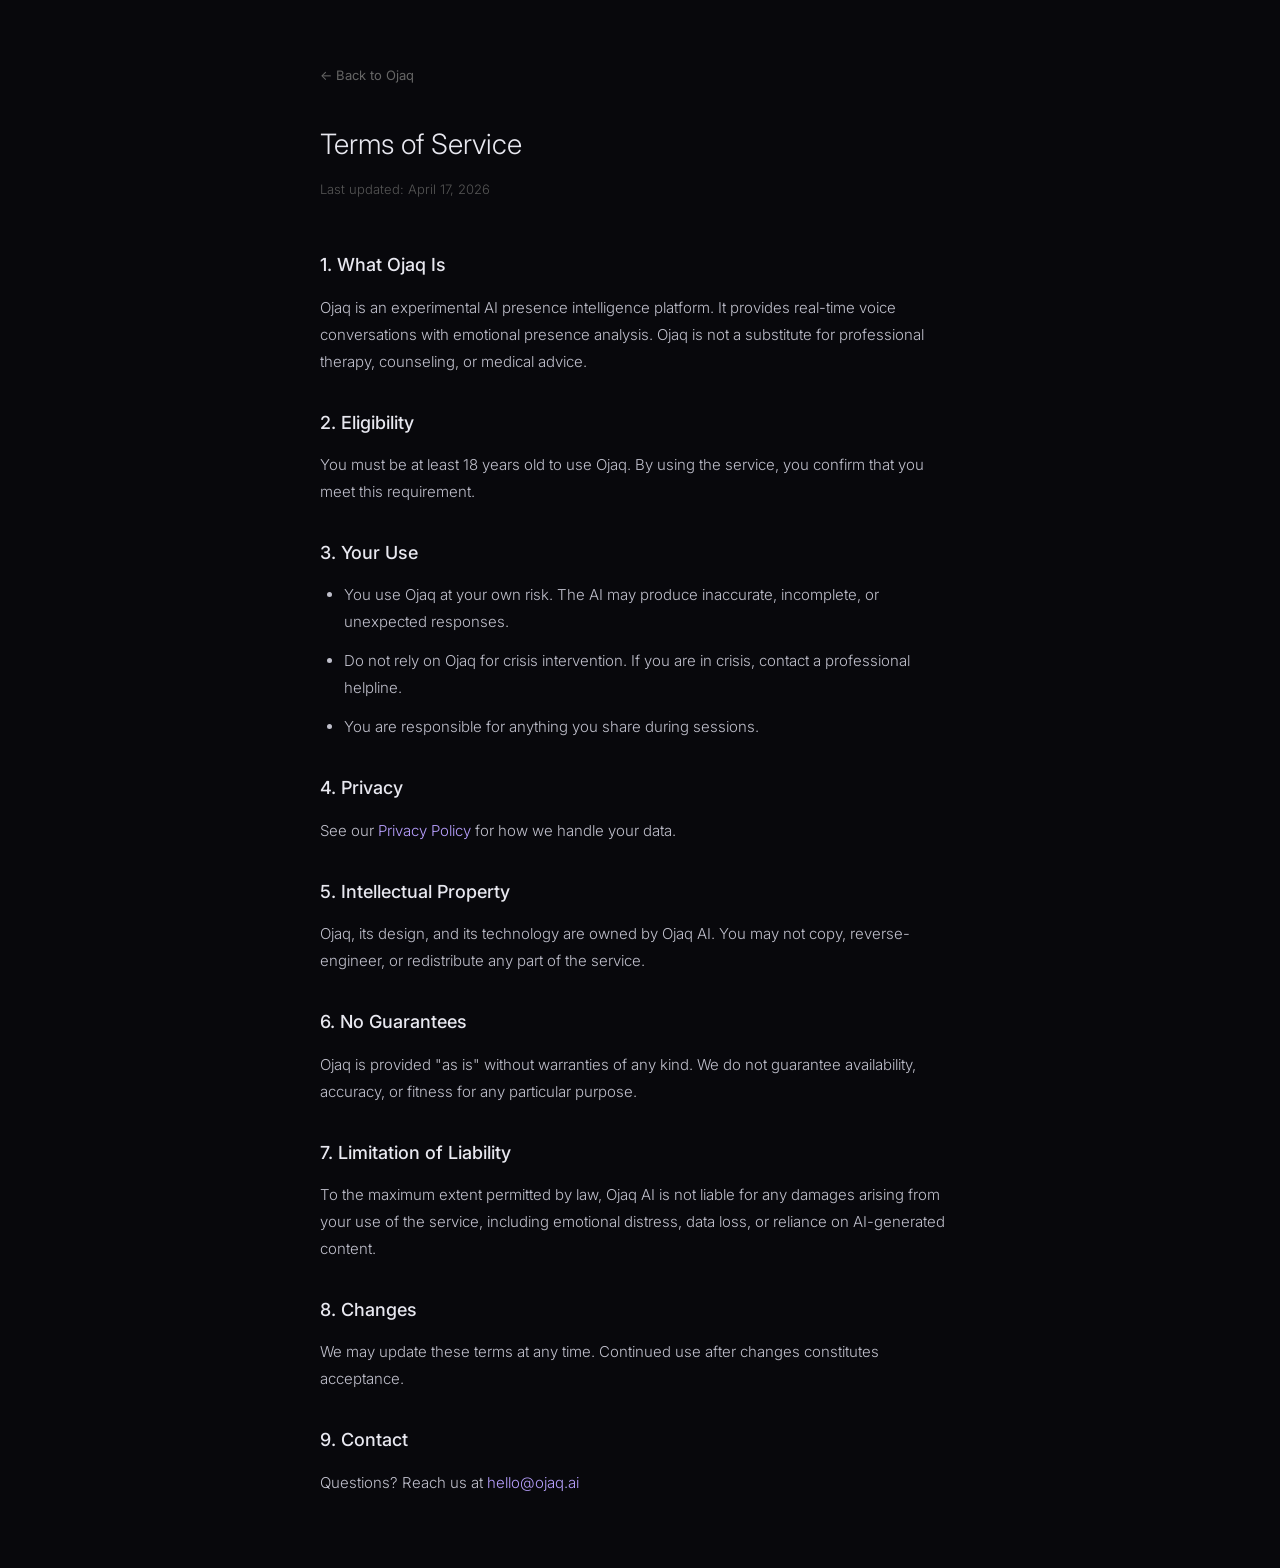
<file: landing/terms.html>
<!DOCTYPE html>
<html lang="en">
<head>
<meta charset="utf-8">
<meta name="viewport" content="width=device-width, initial-scale=1">
<title>Ojaq — Terms of Service</title>
<style>
  @import url('https://fonts.googleapis.com/css2?family=Inter:wght@300;400;500&display=swap');
  * { margin: 0; padding: 0; box-sizing: border-box; }
  body { font-family: 'Inter', sans-serif; background: #08080c; color: #c0c0cc; line-height: 1.8; padding: 60px 24px; }
  .wrap { max-width: 640px; margin: 0 auto; }
  a { color: #b8a0ff; text-decoration: none; }
  a:hover { text-decoration: underline; }
  h1 { font-size: 28px; font-weight: 300; color: #e8e8f0; margin-bottom: 8px; }
  .date { font-size: 13px; color: #555; margin-bottom: 48px; }
  h2 { font-size: 18px; font-weight: 500; color: #e8e8f0; margin: 32px 0 12px; }
  p, li { font-size: 15px; font-weight: 300; margin-bottom: 12px; }
  ul { padding-left: 24px; }
  .back { display: inline-block; margin-bottom: 32px; font-size: 13px; color: #666; }
</style>
</head>
<body>
<div class="wrap">
<a href="/" class="back">&larr; Back to Ojaq</a>
<h1>Terms of Service</h1>
<p class="date">Last updated: April 17, 2026</p>

<h2>1. What Ojaq Is</h2>
<p>Ojaq is an experimental AI presence intelligence platform. It provides real-time voice conversations with emotional presence analysis. Ojaq is not a substitute for professional therapy, counseling, or medical advice.</p>

<h2>2. Eligibility</h2>
<p>You must be at least 18 years old to use Ojaq. By using the service, you confirm that you meet this requirement.</p>

<h2>3. Your Use</h2>
<ul>
<li>You use Ojaq at your own risk. The AI may produce inaccurate, incomplete, or unexpected responses.</li>
<li>Do not rely on Ojaq for crisis intervention. If you are in crisis, contact a professional helpline.</li>
<li>You are responsible for anything you share during sessions.</li>
</ul>

<h2>4. Privacy</h2>
<p>See our <a href="/privacy">Privacy Policy</a> for how we handle your data.</p>

<h2>5. Intellectual Property</h2>
<p>Ojaq, its design, and its technology are owned by Ojaq AI. You may not copy, reverse-engineer, or redistribute any part of the service.</p>

<h2>6. No Guarantees</h2>
<p>Ojaq is provided "as is" without warranties of any kind. We do not guarantee availability, accuracy, or fitness for any particular purpose.</p>

<h2>7. Limitation of Liability</h2>
<p>To the maximum extent permitted by law, Ojaq AI is not liable for any damages arising from your use of the service, including emotional distress, data loss, or reliance on AI-generated content.</p>

<h2>8. Changes</h2>
<p>We may update these terms at any time. Continued use after changes constitutes acceptance.</p>

<h2>9. Contact</h2>
<p>Questions? Reach us at <a href="mailto:hello@ojaq.ai">hello@ojaq.ai</a></p>
</div>
</body>
</html>
</file>
